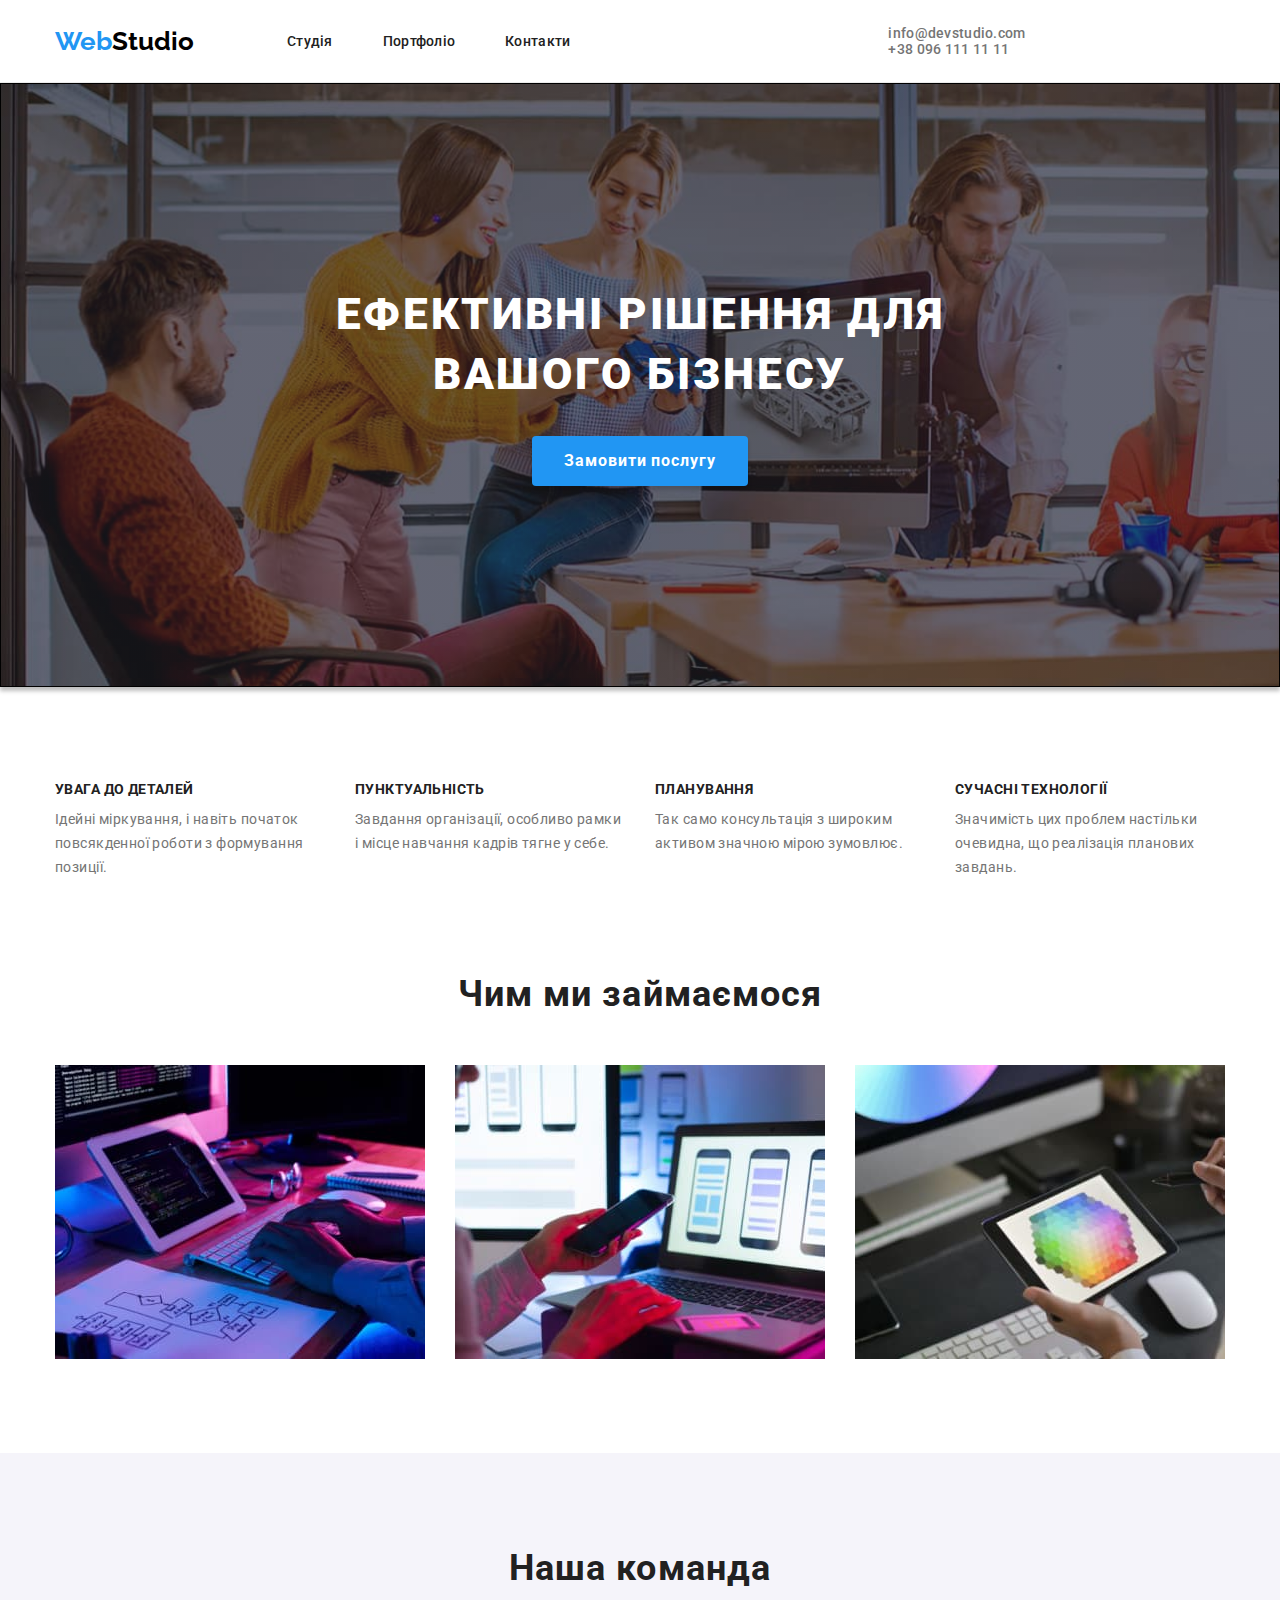
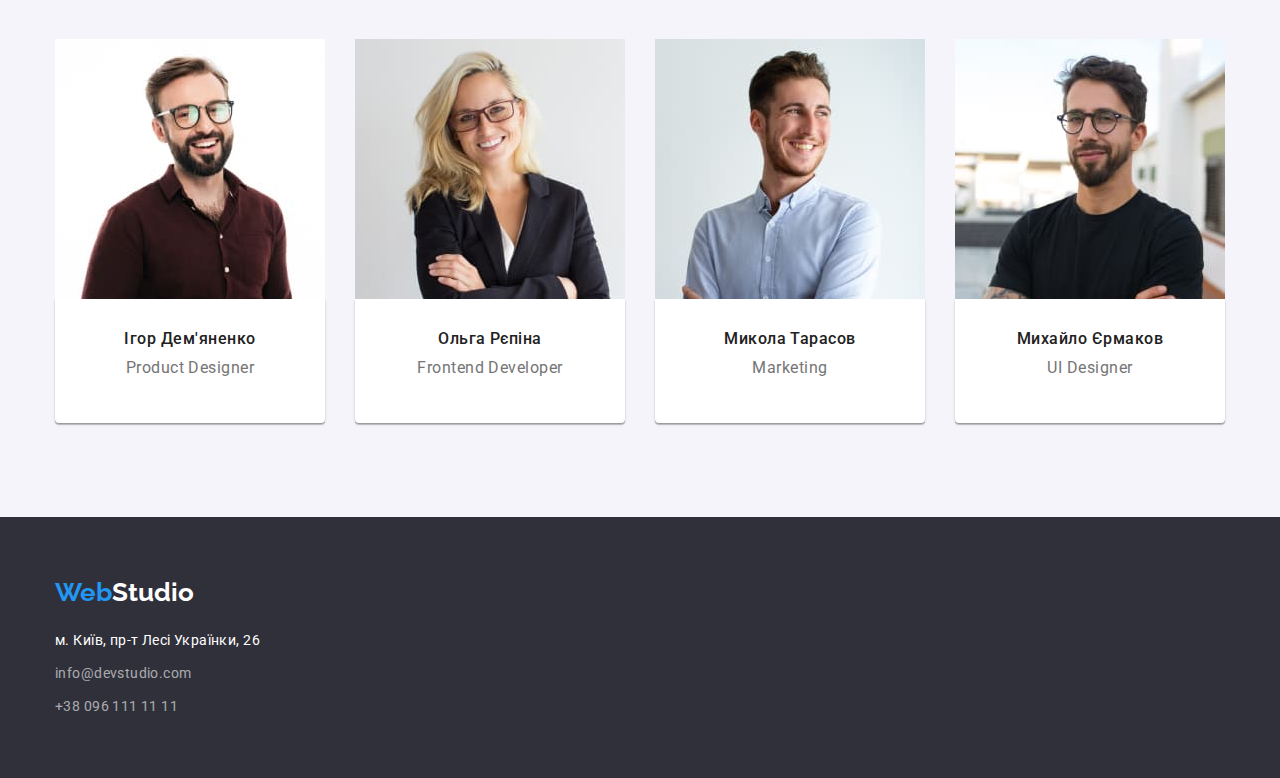
<file: index.html>
<!DOCTYPE html>
<html lang="uk">

<head>
    <meta charset="UTF-8" />
    <meta http-equiv="X-UA-Compatible" content="IE=edge" />
    <meta name="viewport" content="width=device-width, initial-scale=1.0" />
    
    <link rel="preconnect" href="https://fonts.googleapis.com">
    <link rel="preconnect" href="https://fonts.gstatic.com" crossorigin>
    <link href="https://fonts.googleapis.com/css2?family=Raleway:wght@700&family=Roboto:wght@400;500;700;900&display=swap"
      rel="stylesheet">
    <title>Web_studio</title> 
    <link rel="stylesheet" href="css/style.css">
</head>

<body class="body">
    <!-- Header content -->
  
    <header class="header">
    

        <div class="conteiner-header">

            <a  class="logo-header"href="#">Web<span class="logo-type-header">Studio</span></a>

            <ul class="nav">
                <li class="list-studio"><a href="./index.html">Студія</a></li>
                <li class="list-portfolio"><a href="./portfolio.html">Портфоліо</a></li>
                <li class="list-contact"><a href="/">Контакти</a></li>
            </ul>

            <div class="header-information">
                <a class="mail" href="mailto:info@devstudio.com">info@devstudio.com</a>
                <a class="tel" href="tel:+380961111111">+38 096 111 11 11</a>
            </div>
        </div>



    </header>

    <!-- Main content -->

    <main>
      <section class="title">
        <div class="conteiner-title">
                <h1 class="title-site">Ефективні рішення для вашого бізнесу</h1>
            <button class="button" type="button"><span class="button-txt">Замовити послугу</span></button>
        </div>
        </section>
        <!--Особливості-->
        <section class="qualites">
          <div class="conteiner">
            <ul class="qualites-list">
                <li>
                    <h3 class="qualites-title">Увага до деталей</h3>
                    <p class="qualites-txt">Ідейні міркування, і навіть початок повсякденної роботи з формування позиції.</p>
                </li>
                <li>
                    <h3 class="qualites-title">Пунктуальність</h3>
                        <p class="qualites-txt">Завдання організації, особливо рамки і місце навчання кадрів тягне у себе.</p>
                </li>
                <li>
                    <h3 class="qualites-title">Планування</h3>
                        <p class="qualites-txt">Так само консультація з широким активом значною мірою зумовлює.</p>
                    
                </li>
                <li>
                    <h3 class="qualites-title">Сучасні технології</h3>
                        <p class="qualites-txt">Значимість цих проблем настільки очевидна, що реалізація планових завдань.</p>
                </li>
            </ul>
          </div>
        </section>

        <!--Чим займаємося-->
        <section class="about-company">
              <div class="conteiner">
                  <h2 class="company-title">Чим ми займаємося</h2>

                  <div class="company-img">
                    <img class="image-company" src="images/img_box1.jpg" alt="box1" width="370" height="294" />
                    <img class="image-company" src="images/img_box2.jpg" alt="box2" width="370" height="294" />
                    <img src="images/img_box3.jpg" alt="box3" width="370" height="294" />
                  </div>
                </div>

            </section>
        

        <!-- Наша команда -->
    <section class="command">
          
            <div class="conteiner">
            
              <h2 class="command-title">Наша команда</h2>

                <ul class="list-command">

                  <li>
                      <img src="images/img-1.jpg" alt="Фото чоловіка в окулярах з бородою" width="270" height="260">
                      <div class="card">
                        <h3 class="command-members">Ігор Дем'яненко</h3>
                        <p class="command-position">Product Designer</p>
                      </div>
                  </li>


                    <li>
                      <img src="images/img-2.jpg" alt="Фото жінки-блондинки в окулярах" width="270" height="260">
                        <div class="card">
                        <h3 class="command-members">Ольга Рєпіна</h3>
                        <p class="command-position">Frontend Developer</p>
                        </div>
                    </li>



                    <li>
                      <img src="images/img-3.jpg" alt="Фото молодого чоловіка, брюнета" width="270" height="260">
                      <div class="card">
                        <h3 class="command-members">Микола Тарасов</h3>
                        <p class="command-position">Marketing</p>
                      </div>
                    </li>



                    <li>
                      <img src="images/img-4.jpg" alt="Фото чоловіка в окулярах,брюнета" width="270" height="260">
                    <div class="card">
                      <h3 class="command-members">Михайло Єрмаков</h3>
                      <p class="command-position">UI Designer</p>
                    </div>
                  </li>
                </ul>
            
        </div>
    </section>
    </main>

    <!-- Footer content -->
    <footer class="footer">
        <!-- Підвал -->

      <div class="conteiner-footer">
            <a class="logo-block-footer" href="#">Web<span class="logo-type-footer">Studio</span></a>

            <address>
            
            <ul>
              <li class="list-footer">
                <a class="footer-geo" href="https://goo.gl/maps/CPtrU1FHBa2aNyZL9" target="_blank" rel="noopener noreferrer nofollow">м. Київ,
                    пр-т Лесі
                    Українки, 26</a>
              </li>
                <li class="list-footer">
                  <a class="footer-mail" href="mailto:info@devstudio.com">info@devstudio.com</a>
                </li>
                <li>
                  <a class="footer-tel" href="tel:+380961111111">+38 096 111 11 11</a>
                </li>
            </ul>
            </address>
        </div>
    </footer>
  
</body>

</html>
</file>
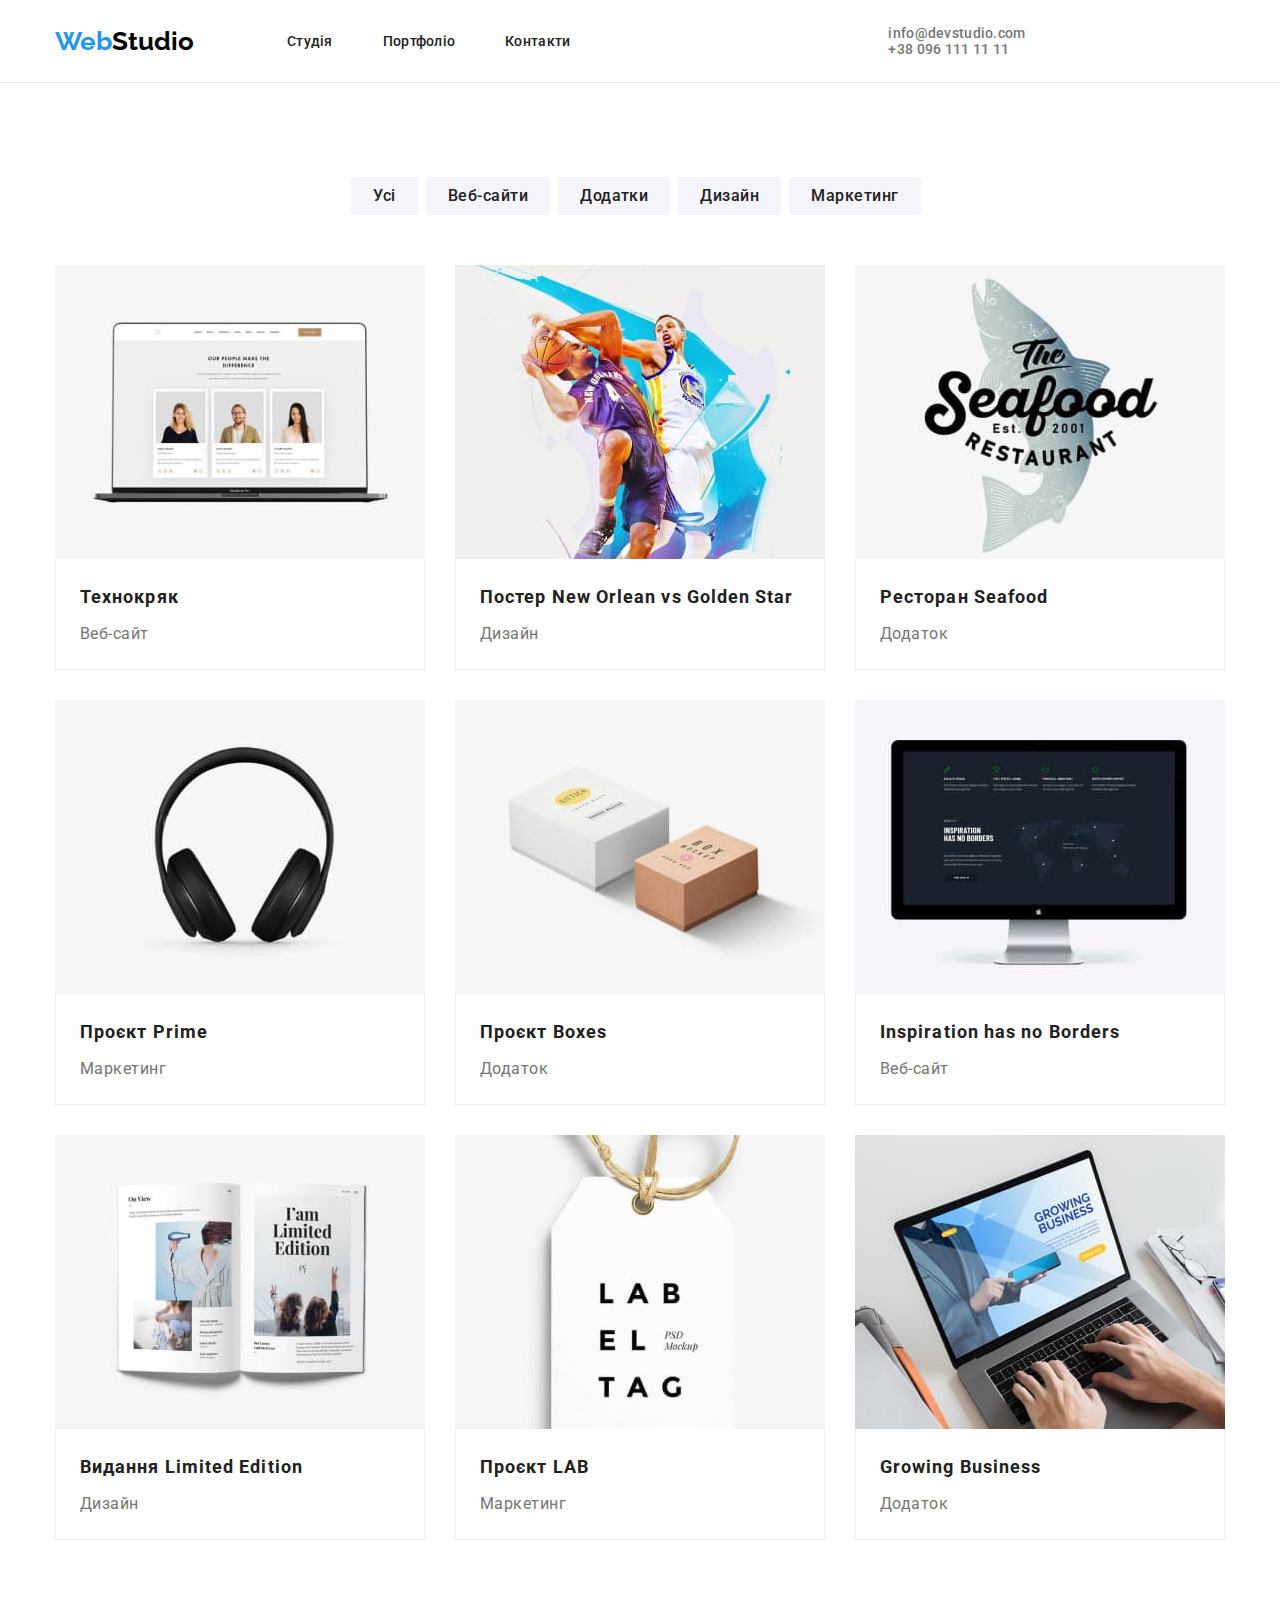
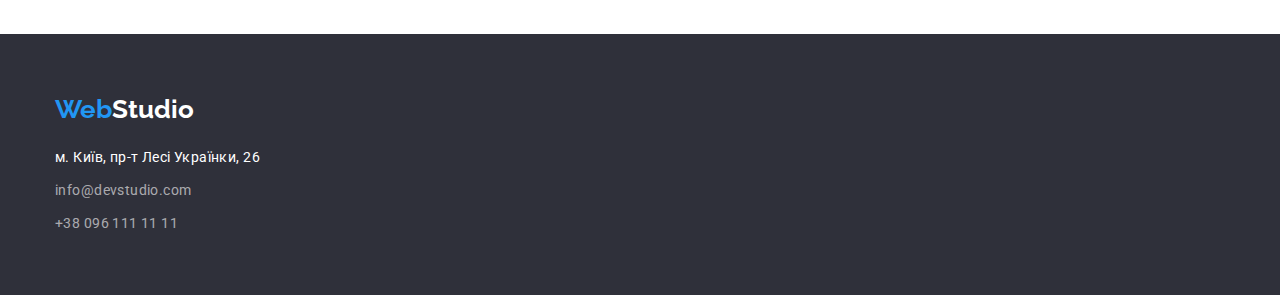
<file: portfolio.html>
<!DOCTYPE html>
<html lang="en">
<head>
    <meta charset="UTF-8">
    <meta http-equiv="X-UA-Compatible" content="IE=edge">
    <meta name="viewport" content="width=device-width, initial-scale=1.0">
    <link rel="preconnect" href="https://fonts.googleapis.com">
    <link rel="preconnect" href="https://fonts.gstatic.com" crossorigin>
    <link href="https://fonts.googleapis.com/css2?family=Raleway:wght@700&family=Roboto:wght@400;500;700;900&display=swap"
        rel="stylesheet">
    <link rel="stylesheet" href="css/style.css">
    <title>Document</title>
</head>
<body>
<!--Header content  -->
    <header class="header">
    
    
        <div class="conteiner-header">
    
            <a class="logo-header" href="#">Web<span class="logo-type-header">Studio</span></a>
    
            <ul class="nav">
                <li class="list-studio"><a href="./index.html">Студія</a></li>
                <li class="list-portfolio"><a href="./portfolio.html">Портфоліо</a></li>
                <li class="list-contact"><a href="/">Контакти</a></li>
            </ul>
    
            <div class="header-information">
                <a class="mail" href="mailto:info@devstudio.com">info@devstudio.com</a>
                <a class="tel" href="tel:+380961111111">+38 096 111 11 11</a>
            </div>
        </div>
    
    
    
    </header>

<!-- Main content -->
    <main>
        <section class="main-buttons">
            <div class="conteiner">
                <ul class="buttons">
                    <li>
                        <button class="button-sites" type="button">Усі</button>
                    </li>
                    <li>
                        <button class="button-sites" type="button">Веб-сайти</button>
                    </li>
                    <li>
                        <button class="button-sites" type="button">Додатки</button>
                    </li>
                    <li>
                        <button class="button-sites" type="button">Дизайн</button>
                    </li>
                    <li>
                        <button class="button-sites" type="button">Маркетинг</button>
                    </li>
                </ul>
            
            
                <ul class="portfolio-content">
                    <li>
                        <img src="images/img1.jpg" alt="Зображення ноутбуку" width="370" height="294">
                        <div class="box-portfolio">
                            <h2 class="box-title">Технокряк</h2>
                            <p class="box-description">Веб-сайт</p>
                        </div>  
                    </li>
                    <li>
                        <img src="images/img2.jpg" alt="Зображення баскетболістів" width="370" height="294">
                        <div class="box-portfolio">
                            <h2 class="box-title">Постер New Orlean vs Golden Star</h2>
                            <p class="box-description">Дизайн</p>
                        </div>
                    </li>
                    <li>
                        <img src="images/img3.jpg" alt="Логотип ресторану морської їжі" width="370" height="294">
                        <div class="box-portfolio">
                            <h2 class="box-title">Ресторан Seafood</h2>
                            <p class="box-description">Додаток</p>
                        </div>
                    </li>
                    <li>
                        <img src="images/img4.jpg" alt="Зображення чорних навушників" width="370" height="294">
                        <div class="box-portfolio">
                            <h2 class="box-title">Проєкт Prime</h2>
                            <p class="box-description">Маркетинг</p>
                        </div>
                    </li>
                    <li>
                        <img src="images/img5.jpg" alt="Зображення оранжевої та білої коробочки" width="370" height="294">
                        <div class="box-portfolio">
                            <h2 class="box-title">Проєкт Boxes</h2>
                            <p class="box-description">Додаток</p>
                        </div>
                    </li>
                    <li>
                        <img src="images/img6.jpg" alt="Зображення комп'ютера з сайтом про натхнення" width="370" height="294">
                        <div class="box-portfolio">
                            <h2 class="box-title">Inspiration has no Borders</h2>
                            <p class="box-description">Веб-сайт</p>
                        </div>
                    </li>
                    <li>
                        <img src="images/img7.jpg" alt="Зображення книги обмежене видання" width="370" height="294">
                        <div class="box-portfolio">
                            <h2 class="box-title">Видання Limited Edition</h2>
                            <p class="box-description">Дизайн</p>
                        </div>
                    </li>
                    <li>
                        <img src="images/img8.jpg" alt="Зображення білої етикетки з коричневою стрічкою" width="370" height="294">
                        <div class="box-portfolio">
                            <h2 class="box-title">Проєкт LAB</h2>
                            <p class="box-description">Маркетинг</p>    
                        </div>
                    </li>
                    <li>
                        <img src="images/img9.jpg" alt="Зображення робочого столу та ноутбуку зі сторінкою про зростаючий бізнес" width="370" height="294">
                        <div class="box-portfolio">
                            <h2 class="box-title">Growing Business</h2>
                            <p class="box-description">Додаток</p>
                        </div>
                    </li>
            
                </ul>
            
            </div>
        </section>

    </main>

<!-- Footer content -->
    <footer class="footer">
    <div class="conteiner-footer">
        <a class="logo-block-footer" href="#">Web<span class="logo-type-footer">Studio</span></a>
    
        <address>
    
            <ul>
                <li class="list-footer">
                    <a class="footer-geo" href="https://goo.gl/maps/CPtrU1FHBa2aNyZL9" target="_blank"
                        rel="noopener noreferrer nofollow">м. Київ,
                        пр-т Лесі
                        Українки, 26</a>
                </li>
                <li class="list-footer">
                    <a class="footer-mail" href="mailto:info@devstudio.com">info@devstudio.com</a>
                </li>
                <li>
                    <a class="footer-tel" href="tel:+380961111111">+38 096 111 11 11</a>
                </li>
            </ul>
        </address>
    </div>

    </footer>

</body>
</html>
</file>
<file: css/style.css>
* {
    padding: 0;
    margin: 0;
    border: 0;
}



*,
*:before,
*:after {
    box-sizing: border-box;
}

:focus,
:active {
    outline: none;
}

a:focus,
a:active {
    outline: none;
}

nav,
footer,
header,
aside {
    display: block;
}

html,
body {
    height: 100%;
    width: 100%;
    line-height: 1;
    font-size: 14px;
    font-family: 'Roboto', 'Raleway';
    
}

input,
button,
textarea {
    font-family: inherit;
}

input::-ms-clear {
    display: none;
}

.button { 
    cursor: pointer;}


button::-moz-focus-inner {
    padding: 0;
    border: 0;
}

a,
a:visited {
    text-decoration: none;
}

a:hover {
    text-decoration: none;
}

ul li {
    list-style: none;
}

img {
    vertical-align: top;
}

h1,
h2,
h3,
h4,
h5,
h6 {
    font-size: inherit;
    font-weight: inherit;
}

img {
    max-width: 100%;
    display: block;
}







/* Form */



/*--------- Header content---------- */

.header{
    padding-top: 25px;
    padding-bottom: 25px;
    border-bottom: 1px solid #ECECEC;
}

.conteiner-header{
    display: flex;
    align-items: center;
    width: 1200px;
    margin: 0 auto;
    padding: 0 15px;

}

.logo-header{
    color: #2196F3;
    font-family: 'Raleway';
    font-weight: 700;
    font-size: 26px;
    line-height: 31px;
    margin-right: 93px;

}

.logo-type-header{
    color: black
}

.nav{
    display: flex;
    align-items: center;
    font-family: inherit;
    
    font-weight: 500;
    font-size: 14px;
    line-height: 16px;
    letter-spacing: 0.02em;
    color: #212121;
    cursor: pointer;
    margin-right: 318px;
}

.list-studio, 
.list-portfolio{
    margin-right: 50px;}

.nav>li>a{
font-family: inherit;
    font-weight: 500;
    font-size: 14px;
    line-height: 16px;
    letter-spacing: 0.02em;
    color: #212121;    
}

.nav>li>a:hover{
    color: #2196F3;
}

.mail{    
    font-family: inherit;   
    font-weight: 500;
    font-size: 14px;
    line-height: 16px;
    letter-spacing: 0.02em;   
    color: #757575;
    margin-right: 30px;
    display: flex;
    align-items: center;
    
}
.mail:hover {
color: #2196F3;
}



.mail-icon{
    margin-right: 10px;
    fill: #757575;
    
}
.tel-icon {
    margin-right: 10px;
    fill: currentColor;

}



.header-icon{
    display: flex;
    align-items: center;
    justify-content: center;
    
}

.mail:hover .mail-icon,
.mail:focus .mail-icon {
    fill: #2196F3;
}

.tel{
    font-family: inherit;    
    font-weight: 500;
    font-size: 14px;
    line-height: 16px;
    letter-spacing: 0.02em;   
    color: #757575;
    display: flex;
    align-items: center;
    
}
.tel:hover {
color: #2196F3;
}




/*-------------- Main-content---------------- */

/* (Заголовок і кнопка) */


.title{
    background: #2F303A;
    padding: 200px 0 200px 0;
    background-image: 
    linear-gradient(to right, rgba(47, 48, 58, 0.4),
    rgba(47, 48, 58, 0.4)),url(/images/img_bg.jpg);
    background-repeat: no-repeat;
    background-size: cover;
        border: 1px solid #000000;
        box-shadow: 0px 4px 4px rgba(0, 0, 0, 0.25);


}

.conteiner-title{
width: 1200px;
margin: 0 auto;
padding: 0 15px;

}

.title-site{
    font-family:inherit;    
    font-weight: 900;
    font-size: 44px;
    line-height: 60px;
    text-align: center;
    letter-spacing: 0.06em;
    text-transform: uppercase;
    color: white;
    max-width: 696px;
    margin:0 auto;
    margin-bottom: 32px;
}

.button{
    display: block;
    margin: 0 auto ;
    background: #2196F3;
    box-shadow: 0px 4px 4px rgba(0, 0, 0, 0.15);
    border-radius: 4px;
    padding: 10px 32px 10px 32px; 
}

.button:hover{
    background: #188CE8;
    box-shadow: 0px 4px 4px rgba(0, 0, 0, 0.15);
}

.button:active {
    background: #188CE8;
    box-shadow: 0px 4px 4px rgba(0, 0, 0, 0.15);
}

.button-txt {
    font-family:inherit;
    font-weight: 700;
    font-size: 16px;
    line-height: 30px;
    display: flex;
    align-items: center;
    text-align: center;
    letter-spacing: 0.06em;
    color: #FFFFFF;
}

   /* (Особливості) */

.qualites{
    display: flex;
    align-content: center;
    padding-top: 94px;
    padding-bottom: 94px;
}
.conteiner{
    margin: 0 auto;
    width: 1200px;
    padding: 0 15px;
}


.qualites-list{
    display: flex;
    gap: 30px;

}

.qualites-icon-warning{
    margin: 0 auto;
    width: 270px;
    height: 120px;
    background: #F5F4FA;
    border-radius: 4px;
    margin-bottom: 30px;
}
.icon-warning{
    margin: 25px 100px;
}


.qualites-title{
    font-family:inherit;
    font-weight: 700;
    font-size: 14px;
    line-height: 16px;
    letter-spacing: 0.03em;
    text-transform: uppercase;
    color: #212121;
    margin-bottom: 10px;
}

.qualites-txt{
        font-family:inherit;
        font-weight: 400;
        font-size: 14px;
        line-height: 24px;
        letter-spacing: 0.03em;
        color: #757575;
        width: 270px;
        
}


/* ------ чим займаємося -------*/
.about-company {
    padding-bottom: 94px;

}

.company-title{
        font-family:inherit;
        
        font-weight: 700;
        font-size: 36px;
        line-height: 42px;
        text-align: center;
        letter-spacing: 0.03em;
        color: #212121;
        text-align: center;
        margin-bottom:50px;
}


.company-img{
    display: flex;
    
}
.image-company{
    margin-right: 30px ;
}

/* ----------About company-------------- */

.command{
    padding-top: 94px;
    padding-bottom: 94px;
    background :#F5F4FA;
    
}




.command-title{
        font-family:inherit;
        font-weight: 700;
        font-size: 36px;
        line-height: 42px;
        text-align: center;
        letter-spacing: 0.03em;
        color: #212121;
        margin-bottom: 50px;
        
}

.list-command{
    
    display: flex;
        align-content: center;
    }
    .list-command>li{
        margin-right:30px ;
    }

    .command-members{
    font-family:inherit;
    font-weight: 500;
    font-size: 16px;
    line-height: 19px;
    text-align: center;
    letter-spacing: 0.03em;
    color: #212121;
    margin-bottom: 10px;
    }

    .command-position{
    font-family:inherit;
    font-weight: 400;
    font-size: 16px;
    line-height: 19px;
    text-align: center;
    letter-spacing: 0.03em;
    color: #757575;
    margin-bottom: 16px;
    }

    .card{
        width: 270px;
        padding: 30px 56px 30px 56px;
        background: #FFFFFF;
        box-shadow: 0px 1px 3px rgba(0, 0, 0, 0.12), 0px 1px 1px rgba(0, 0, 0, 0.14), 0px 2px 1px rgba(0, 0, 0, 0.2);
        border-radius: 0px 0px 4px 4px;
    }

        .card-soc-link {
            display: flex;
            justify-content: center;
            gap: 10px;

        }
    
        .card-soc-item {}

    .card-soc{
        display: flex;
        align-items: center;
        justify-content: center;
        width: 44px;
        height: 44px;
        background-color: #FFFFFF;
        border-radius: 50%;
    }
    
    .card-soc-icon{
        fill: #AFB1B8;
    }

    .card-soc:hover,
    .card-soc :focus{
    background-color:  #2196F3;}
    
        .card-soc:hover .card-soc-icon,
        .card-soc :focus .card-soc-icon{
            fill: #FFFFFF;
        }



    
/* ------------------Klients-------------- */

.klients{
    padding-top: 94px;
    padding-bottom: 94px;
}
.klients-title{
    
        font-style: normal;
        font-weight: 700;
        font-size: 36px;
        line-height: 42px;
        text-align: center;
        letter-spacing: 0.03em;
    
        color: #212121;
        margin-bottom: 50px;
}

.klients-list{
    display: flex;
    align-content: center;
    justify-content: center;
    gap: 15px;
}
.klients-item{
    border: 1px solid #AFB1B8;
    border-radius: 4px;
    width: 170px;
    height: 92px;
    cursor: pointer;
}
.klients-item:hover,
.klients-item:focus
{
    border: 1px solid #2196F3;
}
.klients-item:hover .klients-icon,
.klients-item:focus .klients-icon
{
    fill: #2196F3;
}

.klients-link{
        display: flex;
        align-items: center;
        justify-content: center;       
}
.klients-icon{
    fill: #AFB1B8;
    margin-top: 16px;
}





/* ------------footer------------- */


.footer{
    padding-bottom: 60px;
    padding-top: 60px;
    background: #2F303A;
}
.conteiner-footer {
    width: 1200px;
    margin: 0 auto;
    padding: 0 15px;
}


.logo-block-footer {
display: inline-block;
font-family: 'Raleway';
font-weight: 700;
font-size: 26px;
line-height: 31px;
color: #2196F3;
margin-bottom: 20px;

}

.logo-type-footer {
    color: white
}
.list-footer{
    margin-bottom: 9px;
}

.footer-geo{
    font-family:inherit;
    font-style: normal;
    font-size: 14px;
    line-height: 24px;
    letter-spacing: 0.03em;
    color: #FFFFFF;

}

.footer-mail{
    font-family:inherit;
    font-style: normal;
    font-size: 14px;
    line-height: 24px;
    letter-spacing: 0.03em;
    color: rgba(255, 255, 255, 0.6);  
    
}

.footer-tel{
    font-family:inherit;
    font-style: normal;
    font-size: 14px;
    line-height: 24px;
    letter-spacing: 0.03em;
    color: rgba(255, 255, 255, 0.6);
    }


    

                                     /* PORTFOLIO.HTML */

 /* Header content */

.main-buttons{
padding-top: 94px;
padding-bottom: 94px;
}

.buttons{
    display: flex;
    justify-content: center;
    margin-bottom:50px ;
    
}
ul.buttons>li{
display: inline;
margin-right: 8px;
}



.button-sites{
padding: 6px 22px 6px 22px;


background: #F5F4FA;
        font-family: inherit;
        font-weight: 500;
        font-size: 16px;
        line-height: 26px;
        text-align: center;
        letter-spacing: 0.03em;
        color: #212121;
        border-radius: 4px;
        cursor: pointer;
}
.button-sites:active,
.button-sites:hover,
.button-sites:focus{
    background: #2196F3;
    color: #FFFFFF;
    border-radius: 4px;
}



/* Portfolio content */

.portfolio-content{
    width: 1200px;
    margin: 0 auto;
    display: flex;
    flex-wrap: wrap;
    gap: 30px;
}



.box-portfolio {
    padding: 20px 24px 20px 24px;
    background: #FFFFFF;
    border: 1px solid #EEEEEE;
    border-top: 0px;
}

.box-title {
    margin-bottom: 4px;
    font-family:inherit;
    font-weight: 700;
    font-size: 18px;
    line-height: 36px;
    letter-spacing: 0.06em;
    color: #212121;
}

.box-description {
    font-family: inherit;
    font-weight: 400;
    font-size: 16px;
    line-height: 30px;
    letter-spacing: 0.03em;
    color: #757575;
}
</file>
